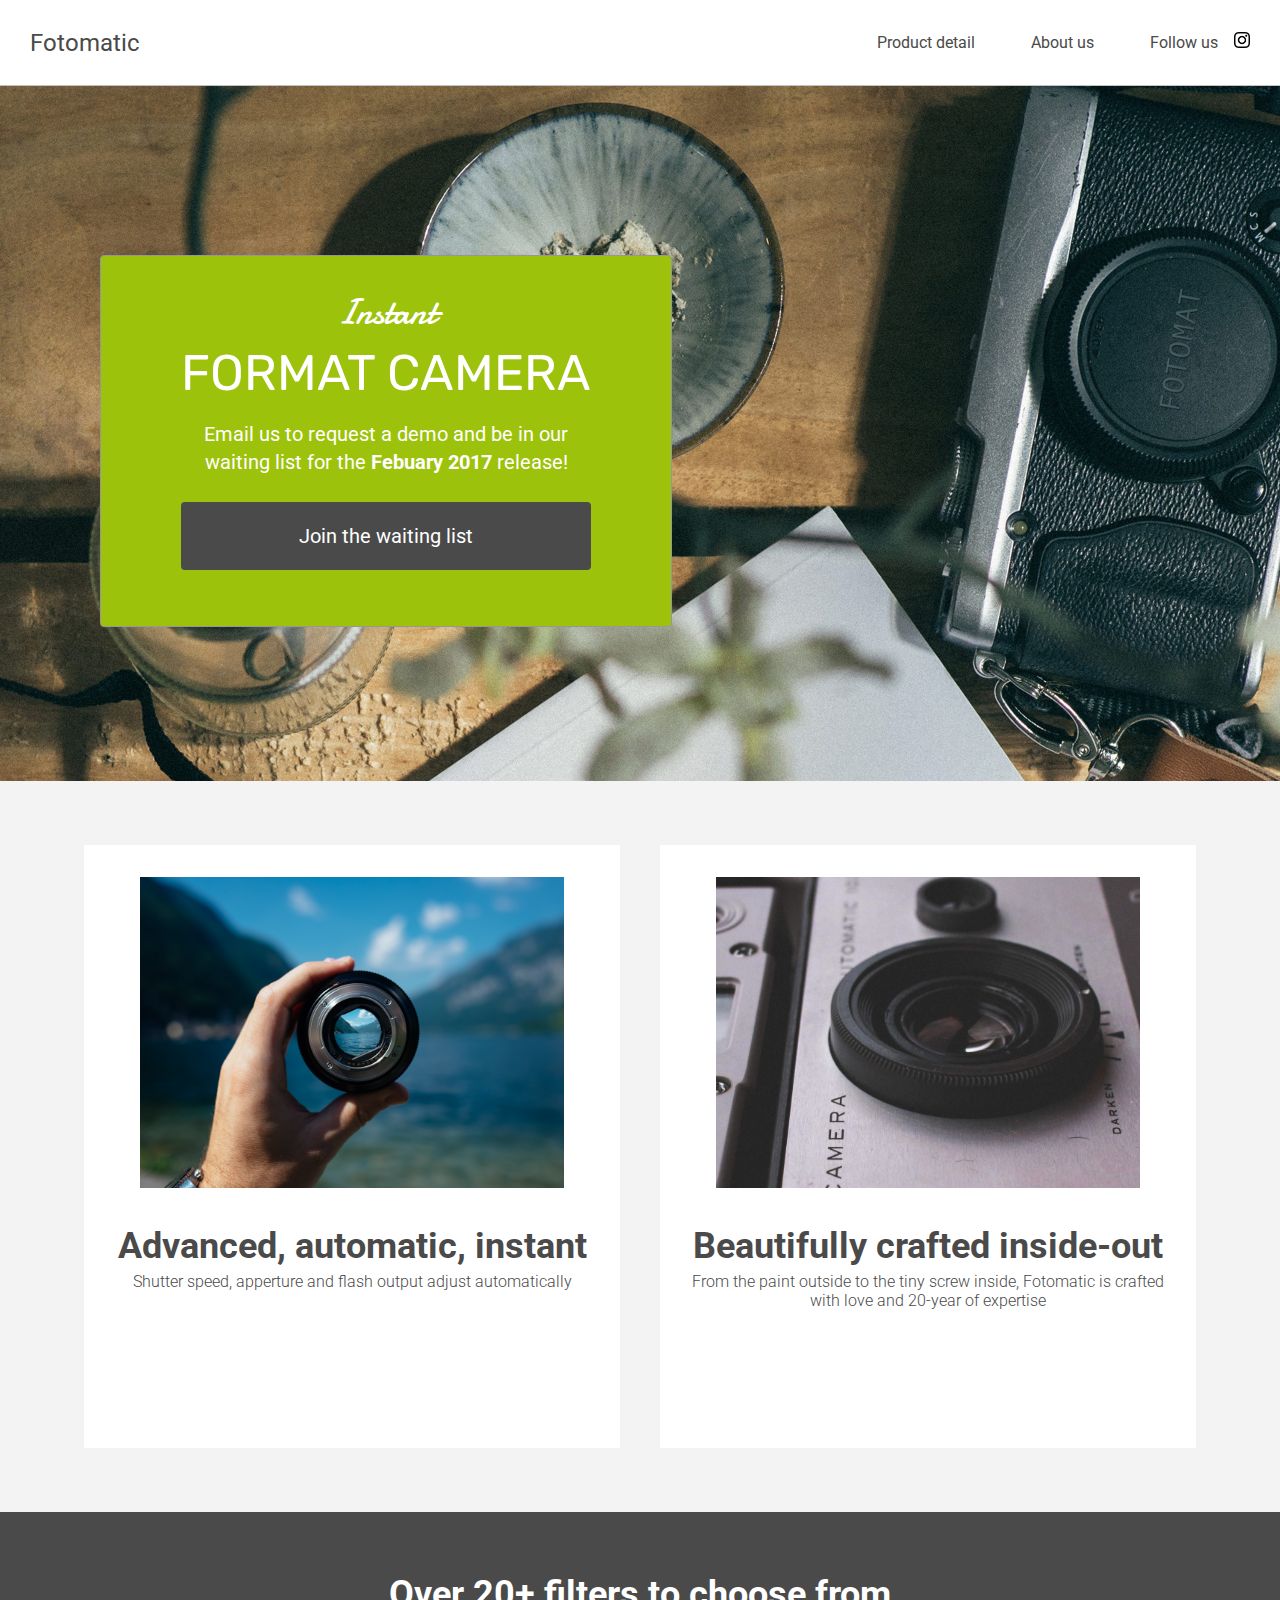
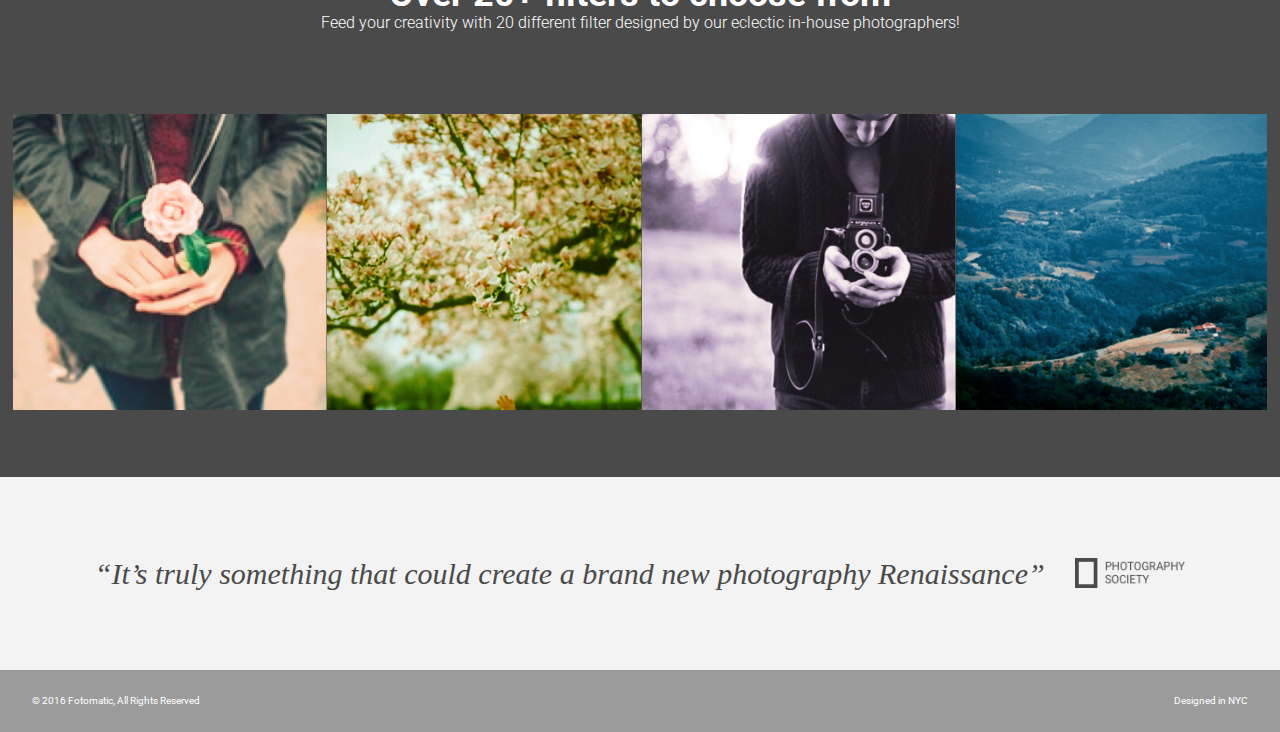
<file: fotomatic_broken/index.html>
<!DOCTYPE html>
<html lang="en">
<head>
  <meta charset="UTF-8">
  <meta name="viewport" content="width=device-width, initial-scale=1.0">
  <link href="https://fonts.googleapis.com/css?family=Damion" rel="stylesheet">
  <link href="https://fonts.googleapis.com/css?family=Rubik" rel="stylesheet">
  <link href="https://fonts.googleapis.com/css?family=Roboto:300,400,600,700" rel="stylesheet">
  <link rel="stylesheet" href="resources/css/reset.css">
  <link rel="stylesheet" href="resources/css/style.css">
</head>
<body>
  <!-- Header -->
  <header>
    <div class="content">
      <a href="/index.html" class="desktop logo">Fotomatic</a>
      <nav class="desktop">
        <ul>
          <li><a href="#">Product detail</a></li>
          <li><a href="#">About us</a></li>
          <li><a href="https://www.instagram.com/">Follow us <img class="icon" src="./resources/images/instagram.png"></a></li>
        </ul>
      </nav>
      <a href="index.html" class="tablet logo">Fotomatic</a>
      <nav class="tablet">
        <ul>
          <li><a href="#">Product detail</a></li>
          <li><a href="#">About us</a></li>
          <li><a href="https://www.instagram.com/">Follow us <img class="icon" src="./resources/images/instagram.png"></a></li>
          <li><a href="#" class="button">Join us</a></li>
        </ul>
      </nav>
      <nav class="mobile">
        <ul>
          <li><a href="#"><img src="./resources/images/ic-logo.svg"></a></li>
          <li><a href="#"><img src="./resources/images/ic-product-detail.svg"></a></li>
          <li><a href="#"><img src="./resources/images/ic-about-us.svg"></a></li>
          <li><a href="#" class="button">Join us</a></li>
        </ul>
      </nav>
    </div>
  </header>

  <!-- Main Content -->
  <div class="main-content">

    <!-- Sign Up Section -->
    <div id="sign-up-section" class="banner">
      <div id="sign-up-cta">
        <div class="content center">
          <div class="header">
            <h2 class="cursive">Instant</h2>
            <h1 class="striking">FORMAT CAMERA</h1>
          </div>
          <div class="email">
            <span>
              Email us to request a demo and be in our waiting list for the <strong>Febuary 2017</strong> release!
            </span>
            <div class="button">Join the waiting list</div>
          </div>
        </div>
      </div>
    </div>

    <!-- Features Section -->
    <div id="features-section">
      <div class="feature">
        <div class="center">
          <div class="image-container">
            <img src="./resources/images/feature-1.png" />
          </div>
          <div class="content">
            <h2>Advanced, automatic, instant</h2>
            <h3>Shutter speed, apperture and flash output adjust automatically</h3>
          </div>
        </div>
      </div>
      <div class="feature">
        <div class="center">
          <div class="image-container">
            <img src="./resources/images/feature-2.png" />
          </div>
          <div class="content">
            <h2>Beautifully crafted inside-out</h2>
            <h3>From the paint outside to the tiny screw inside, Fotomatic is crafted with love and 20-year of expertise</h3>
          </div>
        </div>
      </div>
    </div>

    <!-- Filters Section -->
    <div id="filters-section">
      <div class="content center">
        <h2>Over 20+ filters to choose from</h2>
        <h3>Feed your creativity with 20 different filter designed by our eclectic in-house photographers!</h3>
      </div>
      <div class="images-container">
        <div class="image-container">
          <img src="./resources/images/filter-1.png" />
        </div>
        <div class="image-container">
          <img src="./resources/images/filter-2.png" />
        </div>
        <div class="image-container">
          <img src="./resources/images/filter-3.png" />
        </div>
        <div class="image-container extra">
          <img src="./resources/images/filter-4.png" />
        </div>
      </div>
    </div>

    <!-- Quotes Section -->
    <div id="quotes-section">
      <div class="content center">
        <span class="quote">“It’s truly something that could create a brand new photography Renaissance”</span>
        <img class="quote-citation" src="./resources/images/photography-logo.png" />
      </div>
    </div>
  

    <!-- Footer -->
    <footer>
      <div class="content">
        <span class="copyright">© 2016  Fotomatic, All Rights Reserved</span>
        <span class="location">Designed in NYC</span>
      </div>
    </footer>

  </div>
</body>
</html>
</file>
<file: fotomatic_broken/resources/css/style.css>
/* Universal Styles */

html {
  font-family: "Roboto", sans-serif;
  font-size: 16px;
}

.main-content {
  position: relative;
  top: 5.3125rem; /* To offset for fixed header. */
}

.center {
  text-align: center;
}

.button {
  border-radius: 4px;
  background-color: #4a4a4a;
  color: white;
}

.image-container {
  overflow: hidden;
}

.image-container img {
  display: block;
  max-width: 100%;
}

@media only screen and (max-width: 760px) {
  .main-content {
    top: 2.5625rem;
  }
}

@media only screen and (max-width: 450px) {
  .main-content {
    top: 3rem;
  }
}

/* Header */

header {
  position: fixed;
  width: 100%;
  border-bottom: solid 1px #c6c1c1;
  background-color: white;
  z-index: 2;
}

header .content {
  display: flex;
  align-items: center;
  padding: 1.875rem;
  height: 1.5625rem;
}

header .logo {
  flex: 1;
  color: #4A4A4A;
  font-size: 1.5rem;
  font-family: "Roboto", monospace, sans-serif;
}

header nav ul {
  display: flex;
  color: #4a4a4a;
  font-size: 1rem;
  font-family: "Roboto", sans-serif;
  line-height: 1.6;
}

nav li {
  padding-left: 3.5rem;
}

nav a {
  vertical-align: bottom;
  line-height: 1.6;
  font-size: 1rem;
  color: #4a4a4a;
}

header .icon {
  width: 1rem;
  padding-left: .75rem;
}

header .tablet {
  display: none;
}

header .mobile {
  display: none;
}

@media only screen and (max-width: 760px) {
  header .desktop {
    display: none;
  }

  header .tablet {
    display: block;
    width: 100%;
  }

  header .mobile {
    display: none;
  }

  header .content {
    display: flex;
    align-items: center;
    padding: 1.875rem 0.5rem 1.875rem 1.875rem;
    height: 1.5625rem;
  }

  header .tablet ul {
    display: flex;
    justify-content: right;
    align-items: center;
    width: 100%;
  }

  header .tablet li {
    padding: 0 .8rem;
  }
  
  header .logo {
    flex: 1;
    color: #4A4A4A;
    font-size: 1.5rem;
    font-family: "Roboto", monospace, sans-serif;
  }
  
  header nav ul {
    display: flex;
    color: #4a4a4a;
    font-size: 1rem;
    font-family: "Roboto", sans-serif;
    line-height: 1.6;
  }
  
  nav li {
    padding-left: 3.5rem;
  }
  
  nav a {
    vertical-align: bottom;
    line-height: 1.6;
    font-size: 1rem;
    color: #4a4a4a;
  }
  
  header .icon {
    width: 1rem;
    padding-left: .75rem;
  }

  header .tablet .button {
    padding: .1875rem .5rem;
    background-color: #9dc20b;
    line-height: 1.6;
    color: white;
  }
}

@media only screen and (max-width: 450px) {
  header .desktop {
    display: none;
  }

  header .tablet {
    display: none;
  }

  header {
    width: 28.125rem;
    overflow: hidden;
  }

  header .mobile {
    display: block;
    width: 100%;
  }

  header .content {
    padding: .69rem 0;
    width: 100%;
  }

  header .mobile ul {
    display: flex;
    justify-content: space-around;
    align-content:baseline;
    width: 100%;
  }

  header .mobile li {
    padding: 0.5rem 0 0 0;
  }

  header .mobile .button {
    padding: .1875rem .5rem;
    background-color: #9dc20b;
    line-height: 1.6;
    color: white;
  }
}

/* Sign Up Section */

#sign-up-section {
  display: flex;
  justify-content: flex-start;
  align-items: flex-start;
  height: 43.5rem;
  background-image: url("../../resources/images/banner-landingpage.jpg");
  background-size: cover;
  background-repeat: none;
}

#sign-up-cta {
  padding: 0 5rem 3.5rem 5rem;
  margin-top: 10.625rem;
  margin-bottom: 10.625rem;
  margin-left: 6.25rem;
  border: solid 1px #979797;
  border-radius: 4px;
  background-color: #9dc20b;
  z-index: 0;
}

#sign-up-cta .content {
  width: 25.625rem;
  margin-top: 2rem;
  font-family: "Roboto", sans-serif;
  font-size: 1.25rem;
  line-height: 1.4;
  color: white;
}

#sign-up-cta h1 {
  font-size: 3.125rem;
}

#sign-up-cta h2 {
  font-size: 2.25rem;
}

#sign-up-cta span strong {
  font-weight: bold;
}

#sign-up-cta .cursive {
  font-family: "Damion", cursive;
}

#sign-up-cta .striking {
  font-family: "Rubik", sans-serif;
  padding-bottom: .75rem;
}

#sign-up-cta .button {
  margin-top: 1.625rem;
  padding: 1.25rem 7.25rem;
}

@media only screen and (max-width: 760px) {
  #sign-up-section {
    align-items: center;
    justify-content: center;
    height: 28rem;
  }

  #sign-up-cta {
    position: static;
    width: auto;
    height: auto;
    background-color: transparent;
    border: none;
  }

  #sign-up-cta .content {
    margin-top: 0;
  }

  #sign-up-cta .email {
    display: none;
  }

  #sign-up-cta h1 {
    font-size: 3.125rem;
  }

  #sign-up-cta h2 {
    font-size: 2.25rem;
  }
}

@media only screen and (max-width: 450px) {
  #sign-up-section {
    height: 20rem;
    background-size: 150%;
    background-position:right;
  }

  #sign-up-cta {
    margin-left: 0;
  }

  #sign-up-cta h1 {
    font-size: 2.25rem;
  }

  #sign-up-cta h2 {
    font-size: 2rem;
  }
}

/* Features Section */

#features-section {
  display: flex;
  justify-content: space-between;
  padding: 4rem 5%;
  background-color: #f3f3f3;
}

.feature {
  flex: 1;
  padding: 2rem 2rem 0rem 2rem;
  margin: 0px 1.25rem;
  background-color: white;
  height: 35.6875rem;
  /* width: 35.6875rem; */
}

.feature .image-container {
  width: 90%;
  height: 65%;
  margin: 0 auto;
}

.feature h2 {
  margin-top: 2.5rem;
  padding-bottom: .5rem;
  font-size: 2.25rem;
  font-weight: bold;
  color: #4a4a4a;
}

.feature h3 {
  font-size: 1rem;
  line-height: 1.2;
  font-weight: 300;
  color: #4a4a4a;
}

@media only screen and (max-width: 760px) {
  
  .feature {
    height: 25rem;
  }

  .feature .center {
    text-align: left;
  }

  .feature h2 {
    font-size: 1.75rem;
    font-weight: bold;
  }

  .feature h3 {
    font-size: 0.9rem;
    font-weight: 300;
  }
}

@media only screen and (max-width: 450px) {
  .feature .center {
    text-align: center;
    padding-bottom: 1.875rem;
  }
  .feature h2 {
    font-size: 1.125rem;
    line-height: 1.3;
    font-weight: normal;
  }

  .feature h3 {
    font-size: .875rem;
    line-height: 1.4;
  }

  #features-section {
    flex-flow: column;
    padding: 0;
  }

  .feature {
    margin: 0;
    padding: 1.25rem 1rem 0 1rem;
  }
}

/* Filters Section */

#filters-section {
  padding: 4rem 0;
  background-color: #4a4a4a;
}

#filters-section .content {
  padding: 0 .625rem;
  margin-bottom: 5rem;
}

#filters-section .content h2 {
  font-size: 2.25rem;
  font-weight: bold;
  color: white;
}

#filters-section .content h3 {
  font-size: 1rem;
  line-height: 1.4;
  font-weight: 300;
  color: white;
}

#filters-section .images-container {
  max-width: 100%;
  padding: 0 1%;
  display: inline-flex;
}

@media only screen and (max-width: 760px) {
  #filters-section {
    padding-bottom: 0rem;
  }
}

@media only screen and (max-width: 450px) {
  #filters-section {
    padding: 1.5rem 0 0 0;
  }

  #filters-section .content {
    margin-bottom: 1rem;
  }

  #filters-section .content h2 {
    padding-bottom: .625rem;
    font-size: 1.125rem;
    line-height: 1.3;
    font-weight: normal;
  }

  #filters-section .content h3 {
    font-size: .875rem;
    line-height: 1.4;
  }

  #filters-section .images-container {
    padding: 0;
  }

  #filters-section .extra {
    display: none;
  }
}

/* Quotes Section */

#quotes-section {
  background-color: #f3f3f3;
}

#quotes-section .content {
  display: flex;
  align-items: center;
  justify-content: center;
  padding: 5rem 1.5rem;
}

#quotes-section .quote {
  padding-right: 1.875rem;
  font-family: "Palatino", serif;
  font-size: 1.875rem;
  line-height: 1.1;
  font-style: italic;
  color: #4a4a4a;
}

#quotes-section .quote-citation {
  height: 1.875rem;
}

@media only screen and (max-width: 760px) {
  #quotes-section .content {
    padding: 3rem 1.5rem;
  }
}

@media only screen and (max-width: 450px) {
  #quotes-section .content {
    padding: 1.875rem .625rem;
    flex-flow: column;
  }

  #quotes-section .quote {
    font-size: 1.5rem;
    line-height: 1.4;
  }

  #quotes-section .quote-citation {
    display: block;
    padding-top: 1rem;
    margin: auto;
  }
}

/* Footer */

footer {
  background-color: #9b9b9b;
  padding: 1.625rem 2rem;
}

footer .content {
  color: white;
  display: flex;
  font-size: .75rem;
}

footer .copyright {
  flex-grow: 1;
}

@media only screen and (min-width: 450px) {
  footer .content {
    font-size: .625rem;
  }
}
</file>
